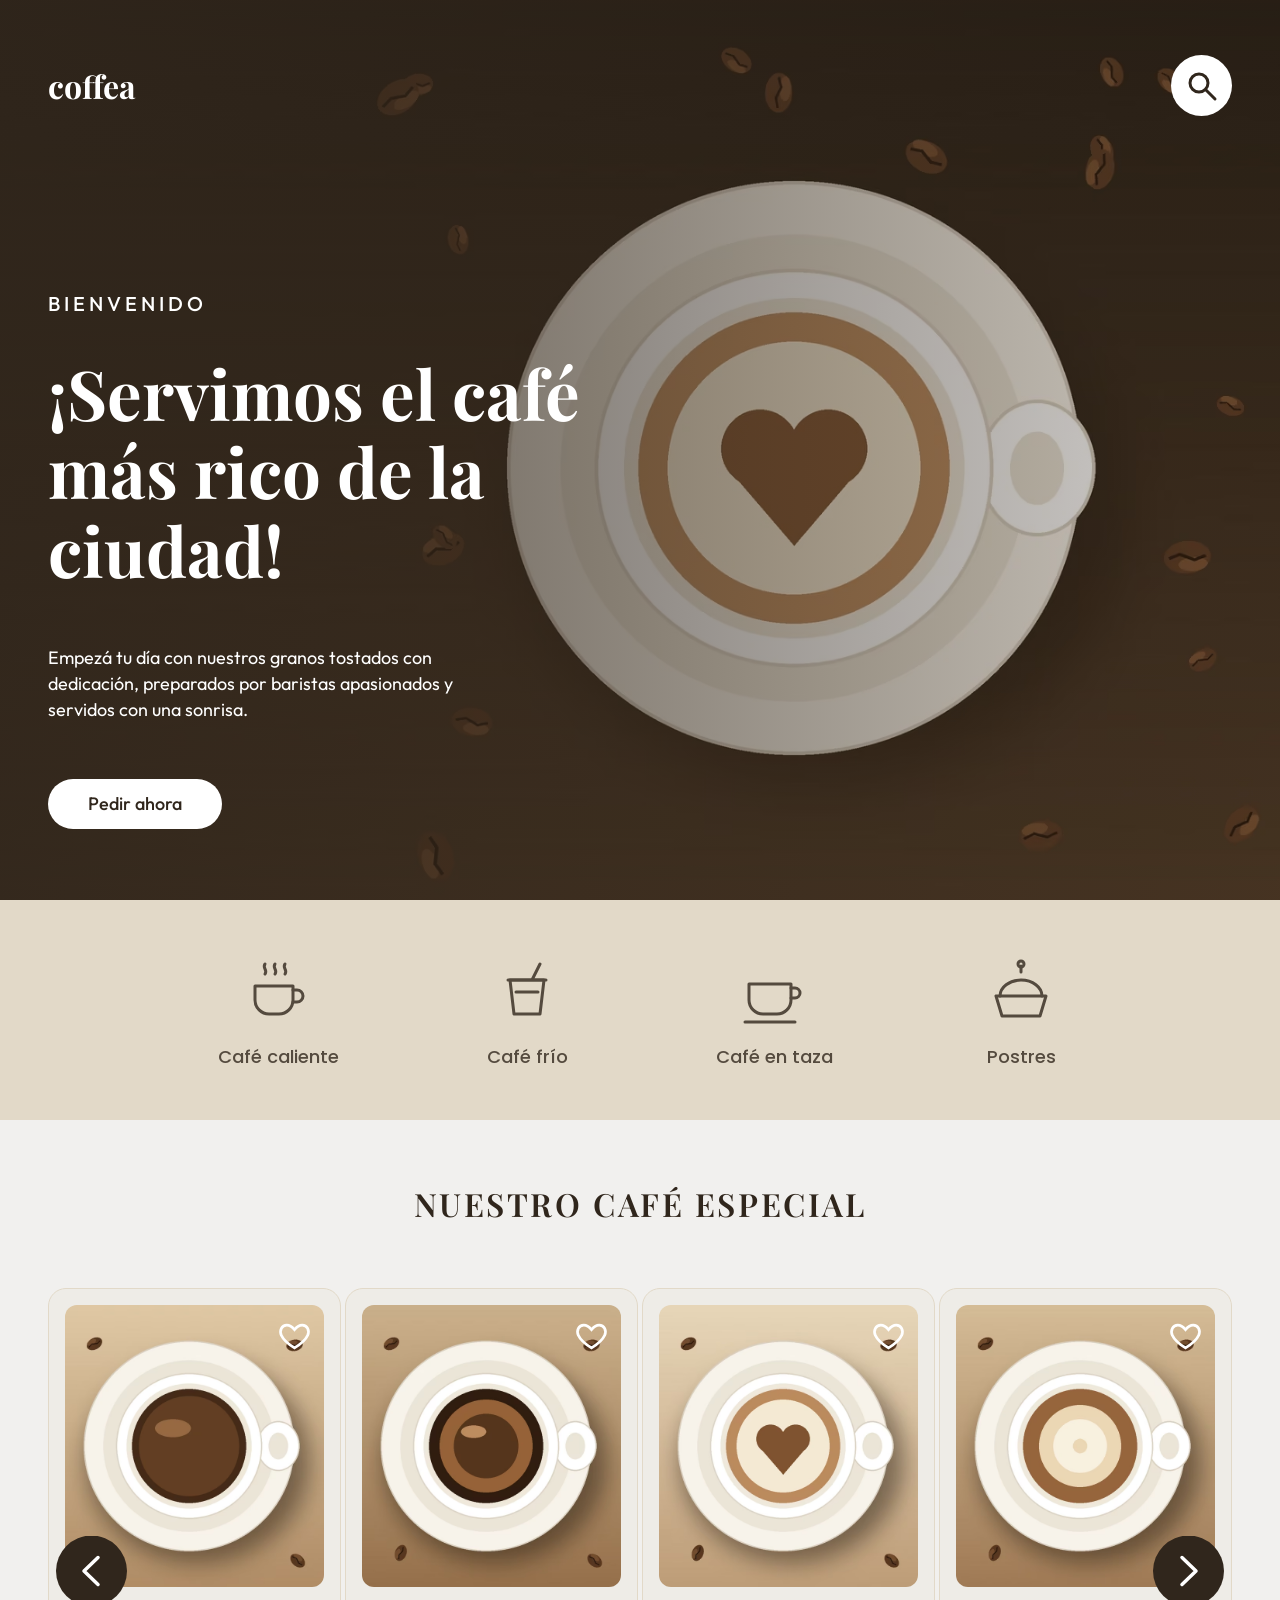
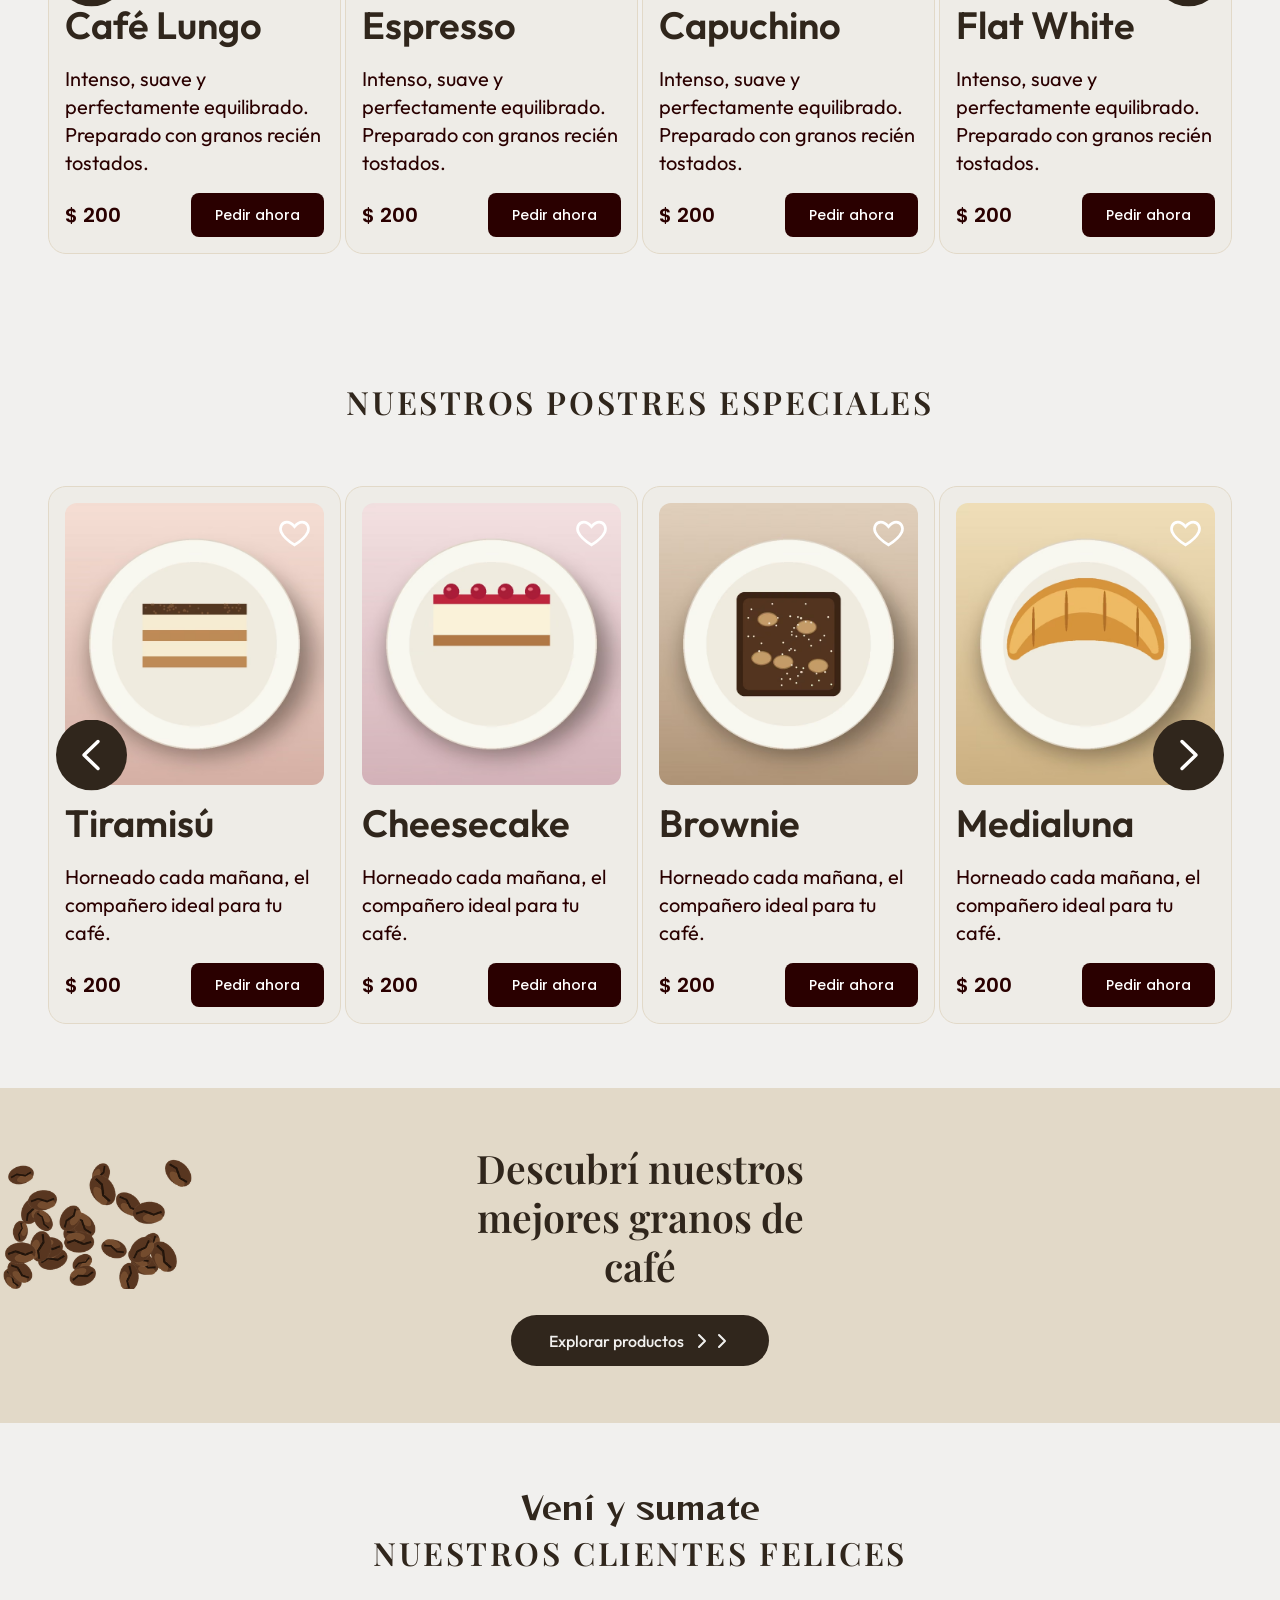
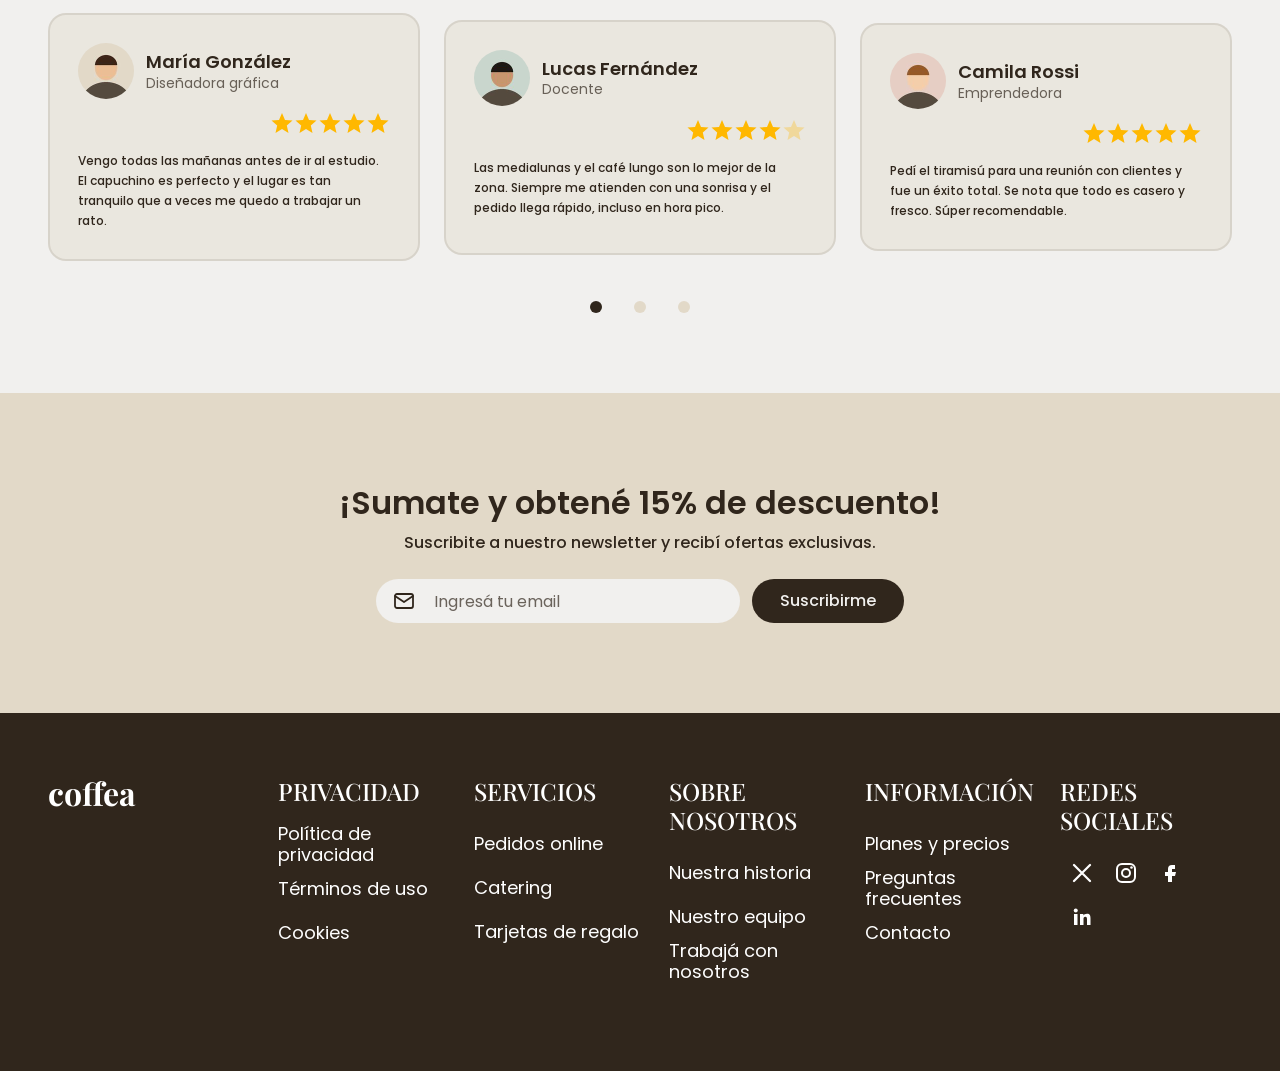
<file: index.html>
<!DOCTYPE html>
<html lang="es">
<head>
  <meta charset="utf-8">
  <meta name="viewport" content="width=device-width, initial-scale=1">
  <title>Coffea | El café más rico de la ciudad</title>
  <meta name="description" content="Coffea es una cafetería con café recién tostado y postres caseros. Pedí ahora y sumate a nuestro newsletter para obtener 15% de descuento.">
  <meta property="og:type" content="website">
  <meta property="og:title" content="Coffea | El café más rico de la ciudad">
  <meta property="og:description" content="Coffea es una cafetería con café recién tostado y postres caseros. Pedí ahora y sumate a nuestro newsletter para obtener 15% de descuento.">
  <meta property="og:image" content="assets/img/hero.jpg">
  <meta name="theme-color" content="#30261C">
  <link rel="icon" href="assets/icons/favicon.svg" type="image/svg+xml">
  <link rel="preconnect" href="https://fonts.googleapis.com">
  <link rel="preconnect" href="https://fonts.gstatic.com" crossorigin>
  <link rel="stylesheet" href="https://fonts.googleapis.com/css2?family=Outfit:wght@400;500;600&amp;family=Playfair+Display:wght@500;600;700&amp;family=Poppins:wght@400;500;600&amp;family=Reggae+One&amp;display=swap">
  <link rel="stylesheet" href="css/main.css">
</head>
<body>
  <a class="skip-link" href="#main">Saltar al contenido</a>
  <header class="header">
    <div class="header__inner">
      <a class="header__logo" href="/">Coffea</a>
      <details class="header__menu">
        <summary class="header__toggle"><span class="visually-hidden">Menú</span><span class="header__burger" aria-hidden="true"></span></summary>
        <nav class="header__nav" aria-label="Principal">
        <ul class="header__list">
          <li class="header__item"><a class="header__link" href="#main">inicio</a></li>
          <li class="header__item"><a class="header__link" href="#coffee-title">café</a></li>
          <li class="header__item"><a class="header__link" href="#dessert-title">panadería</a></li>
          <li class="header__item"><a class="header__link" href="#">tienda</a></li>
          <li class="header__item"><a class="header__link" href="#">nosotros</a></li>
          <li class="header__item"><a class="header__link header__link--strong" href="#">ingresar</a></li>
        </ul>
        </nav>
      </details>
      <button class="header__search" type="button" aria-label="Buscar"><img src="assets/icons/search.svg" alt="" width="61" height="61"></button>
    </div>
  </header>
  <main id="main">
    <section class="hero" aria-labelledby="hero-title">
      <picture class="hero__media">
        <source srcset="assets/img/hero-768.avif 768w, assets/img/hero.avif 1920w" sizes="100vw" type="image/avif">
        <source srcset="assets/img/hero-768.webp 768w, assets/img/hero.webp 1920w" sizes="100vw" type="image/webp">
        <img class="hero__img" src="assets/img/hero.jpg" alt="" width="1920" height="1000" fetchpriority="high" decoding="async">
      </picture>
      <div class="hero__content">
        <p class="hero__eyebrow">BIENVENIDO</p>
        <h1 class="hero__title" id="hero-title">¡Servimos el café más rico de la ciudad!</h1>
        <p class="hero__text">Empezá tu día con nuestros granos tostados con dedicación, preparados por baristas apasionados y servidos con una sonrisa.</p>
        <a class="hero__btn" href="#coffee-title">Pedir ahora</a>
      </div>
    </section>
    <section class="categories" aria-label="Categorías">
      <ul class="categories__list">
        <li class="categories__item"><a class="categories__link" href="#coffee-title"><img class="categories__icon" src="assets/icons/cat-hot.svg" alt="" width="82" height="82"><span class="categories__label">Café caliente</span></a></li>
        <li class="categories__item"><a class="categories__link" href="#coffee-title"><img class="categories__icon" src="assets/icons/cat-cold.svg" alt="" width="82" height="82"><span class="categories__label">Café frío</span></a></li>
        <li class="categories__item"><a class="categories__link" href="#coffee-title"><img class="categories__icon" src="assets/icons/cat-cup.svg" alt="" width="82" height="82"><span class="categories__label">Café en taza</span></a></li>
        <li class="categories__item"><a class="categories__link" href="#dessert-title"><img class="categories__icon" src="assets/icons/cat-dessert.svg" alt="" width="82" height="82"><span class="categories__label">Postres</span></a></li>
      </ul>
    </section>
    <section class="products products--coffee" aria-labelledby="coffee-title">
      <h2 class="products__title" id="coffee-title">NUESTRO CAFÉ ESPECIAL</h2>
      <div class="carousel">
        <a class="carousel__arrow carousel__arrow--prev" href="#coffee-1" aria-label="Café especial: anterior"><img src="assets/icons/arrow.svg" alt="" width="71" height="71"></a>
        <div class="carousel__track">
        <article class="product-card carousel__item" id="coffee-1">
          <div class="product-card__media">
            <picture><source srcset="assets/img/coffee-1.avif" type="image/avif"><source srcset="assets/img/coffee-1.webp" type="image/webp"><img class="product-card__img" src="assets/img/coffee-1.jpg" alt="Taza de café lungo sobre una mesa de madera" width="334" height="364" loading="lazy" decoding="async"></picture>
            <input class="visually-hidden product-card__fav-input" type="checkbox" id="fav-coffee-1">
            <label class="product-card__fav" for="fav-coffee-1"><span class="visually-hidden">Marcar Café Lungo como favorito</span><svg class="product-card__heart" viewBox="0 0 24 24" width="33" height="33" aria-hidden="true" focusable="false"><path d="M12 21s-7.5-4.6-9.6-9.2C.9 8.4 2.7 4.5 6.4 4.5c2.1 0 3.8 1.1 5.6 3.2 1.8-2.1 3.5-3.2 5.6-3.2 3.7 0 5.5 3.900 4 7.300C19.500 16.400 12 21 12 21z"/></svg></label>
          </div>
          <h3 class="product-card__title">Café Lungo</h3>
          <p class="product-card__desc">Intenso, suave y perfectamente equilibrado. Preparado con granos recién tostados.</p>
          <div class="product-card__footer">
            <data class="product-card__price" value="200">$ 200</data>
            <a class="product-card__btn" href="#order">Pedir ahora</a>
          </div>
        </article>
        <article class="product-card carousel__item" id="coffee-2">
          <div class="product-card__media">
            <picture><source srcset="assets/img/coffee-2.avif" type="image/avif"><source srcset="assets/img/coffee-2.webp" type="image/webp"><img class="product-card__img" src="assets/img/coffee-2.jpg" alt="Espresso simple en una taza pequeña" width="334" height="364" loading="lazy" decoding="async"></picture>
            <input class="visually-hidden product-card__fav-input" type="checkbox" id="fav-coffee-2">
            <label class="product-card__fav" for="fav-coffee-2"><span class="visually-hidden">Marcar Espresso como favorito</span><svg class="product-card__heart" viewBox="0 0 24 24" width="33" height="33" aria-hidden="true" focusable="false"><path d="M12 21s-7.5-4.6-9.6-9.2C.9 8.4 2.7 4.5 6.4 4.5c2.1 0 3.8 1.1 5.6 3.2 1.8-2.1 3.5-3.2 5.6-3.2 3.7 0 5.5 3.900 4 7.300C19.500 16.400 12 21 12 21z"/></svg></label>
          </div>
          <h3 class="product-card__title">Espresso</h3>
          <p class="product-card__desc">Intenso, suave y perfectamente equilibrado. Preparado con granos recién tostados.</p>
          <div class="product-card__footer">
            <data class="product-card__price" value="200">$ 200</data>
            <a class="product-card__btn" href="#order">Pedir ahora</a>
          </div>
        </article>
        <article class="product-card carousel__item" id="coffee-3">
          <div class="product-card__media">
            <picture><source srcset="assets/img/coffee-3.avif" type="image/avif"><source srcset="assets/img/coffee-3.webp" type="image/webp"><img class="product-card__img" src="assets/img/coffee-3.jpg" alt="Capuchino con arte en la espuma de leche" width="334" height="364" loading="lazy" decoding="async"></picture>
            <input class="visually-hidden product-card__fav-input" type="checkbox" id="fav-coffee-3">
            <label class="product-card__fav" for="fav-coffee-3"><span class="visually-hidden">Marcar Capuchino como favorito</span><svg class="product-card__heart" viewBox="0 0 24 24" width="33" height="33" aria-hidden="true" focusable="false"><path d="M12 21s-7.5-4.6-9.6-9.2C.9 8.4 2.7 4.5 6.4 4.5c2.1 0 3.8 1.1 5.6 3.2 1.8-2.1 3.5-3.2 5.6-3.2 3.7 0 5.5 3.900 4 7.300C19.500 16.400 12 21 12 21z"/></svg></label>
          </div>
          <h3 class="product-card__title">Capuchino</h3>
          <p class="product-card__desc">Intenso, suave y perfectamente equilibrado. Preparado con granos recién tostados.</p>
          <div class="product-card__footer">
            <data class="product-card__price" value="200">$ 200</data>
            <a class="product-card__btn" href="#order">Pedir ahora</a>
          </div>
        </article>
        <article class="product-card carousel__item" id="coffee-4">
          <div class="product-card__media">
            <picture><source srcset="assets/img/coffee-4.avif" type="image/avif"><source srcset="assets/img/coffee-4.webp" type="image/webp"><img class="product-card__img" src="assets/img/coffee-4.jpg" alt="Flat white servido en taza de cerámica" width="334" height="364" loading="lazy" decoding="async"></picture>
            <input class="visually-hidden product-card__fav-input" type="checkbox" id="fav-coffee-4">
            <label class="product-card__fav" for="fav-coffee-4"><span class="visually-hidden">Marcar Flat White como favorito</span><svg class="product-card__heart" viewBox="0 0 24 24" width="33" height="33" aria-hidden="true" focusable="false"><path d="M12 21s-7.5-4.6-9.6-9.2C.9 8.4 2.7 4.5 6.4 4.5c2.1 0 3.8 1.1 5.6 3.2 1.8-2.1 3.5-3.2 5.6-3.2 3.7 0 5.5 3.900 4 7.300C19.500 16.400 12 21 12 21z"/></svg></label>
          </div>
          <h3 class="product-card__title">Flat White</h3>
          <p class="product-card__desc">Intenso, suave y perfectamente equilibrado. Preparado con granos recién tostados.</p>
          <div class="product-card__footer">
            <data class="product-card__price" value="200">$ 200</data>
            <a class="product-card__btn" href="#order">Pedir ahora</a>
          </div>
        </article>
        </div>
        <a class="carousel__arrow carousel__arrow--next" href="#coffee-4" aria-label="Café especial: siguiente"><img src="assets/icons/arrow.svg" alt="" width="71" height="71"></a>
      </div>
    </section>
    <section class="products products--dessert" aria-labelledby="dessert-title">
      <h2 class="products__title" id="dessert-title">NUESTROS POSTRES ESPECIALES</h2>
      <div class="carousel">
        <a class="carousel__arrow carousel__arrow--prev" href="#dessert-1" aria-label="Postres especiales: anterior"><img src="assets/icons/arrow.svg" alt="" width="71" height="71"></a>
        <div class="carousel__track">
        <article class="product-card carousel__item" id="dessert-1">
          <div class="product-card__media">
            <picture><source srcset="assets/img/dessert-1.avif" type="image/avif"><source srcset="assets/img/dessert-1.webp" type="image/webp"><img class="product-card__img" src="assets/img/dessert-1.jpg" alt="Porción de tiramisú espolvoreado con cacao" width="334" height="364" loading="lazy" decoding="async"></picture>
            <input class="visually-hidden product-card__fav-input" type="checkbox" id="fav-dessert-1">
            <label class="product-card__fav" for="fav-dessert-1"><span class="visually-hidden">Marcar Tiramisú como favorito</span><svg class="product-card__heart" viewBox="0 0 24 24" width="33" height="33" aria-hidden="true" focusable="false"><path d="M12 21s-7.5-4.6-9.6-9.2C.9 8.4 2.7 4.5 6.4 4.5c2.1 0 3.8 1.1 5.6 3.2 1.8-2.1 3.5-3.2 5.6-3.2 3.7 0 5.5 3.900 4 7.300C19.500 16.400 12 21 12 21z"/></svg></label>
          </div>
          <h3 class="product-card__title">Tiramisú</h3>
          <p class="product-card__desc">Horneado cada mañana, el compañero ideal para tu café.</p>
          <div class="product-card__footer">
            <data class="product-card__price" value="200">$ 200</data>
            <a class="product-card__btn" href="#order">Pedir ahora</a>
          </div>
        </article>
        <article class="product-card carousel__item" id="dessert-2">
          <div class="product-card__media">
            <picture><source srcset="assets/img/dessert-2.avif" type="image/avif"><source srcset="assets/img/dessert-2.webp" type="image/webp"><img class="product-card__img" src="assets/img/dessert-2.jpg" alt="Porción de cheesecake con frutos rojos" width="334" height="364" loading="lazy" decoding="async"></picture>
            <input class="visually-hidden product-card__fav-input" type="checkbox" id="fav-dessert-2">
            <label class="product-card__fav" for="fav-dessert-2"><span class="visually-hidden">Marcar Cheesecake como favorito</span><svg class="product-card__heart" viewBox="0 0 24 24" width="33" height="33" aria-hidden="true" focusable="false"><path d="M12 21s-7.5-4.6-9.6-9.2C.9 8.4 2.7 4.5 6.4 4.5c2.1 0 3.8 1.1 5.6 3.2 1.8-2.1 3.5-3.2 5.6-3.2 3.7 0 5.5 3.900 4 7.300C19.500 16.400 12 21 12 21z"/></svg></label>
          </div>
          <h3 class="product-card__title">Cheesecake</h3>
          <p class="product-card__desc">Horneado cada mañana, el compañero ideal para tu café.</p>
          <div class="product-card__footer">
            <data class="product-card__price" value="200">$ 200</data>
            <a class="product-card__btn" href="#order">Pedir ahora</a>
          </div>
        </article>
        <article class="product-card carousel__item" id="dessert-3">
          <div class="product-card__media">
            <picture><source srcset="assets/img/dessert-3.avif" type="image/avif"><source srcset="assets/img/dessert-3.webp" type="image/webp"><img class="product-card__img" src="assets/img/dessert-3.jpg" alt="Brownie de chocolate con nueces" width="334" height="364" loading="lazy" decoding="async"></picture>
            <input class="visually-hidden product-card__fav-input" type="checkbox" id="fav-dessert-3">
            <label class="product-card__fav" for="fav-dessert-3"><span class="visually-hidden">Marcar Brownie como favorito</span><svg class="product-card__heart" viewBox="0 0 24 24" width="33" height="33" aria-hidden="true" focusable="false"><path d="M12 21s-7.5-4.6-9.6-9.2C.9 8.4 2.7 4.5 6.4 4.5c2.1 0 3.8 1.1 5.6 3.2 1.8-2.1 3.5-3.2 5.6-3.2 3.7 0 5.5 3.900 4 7.300C19.500 16.400 12 21 12 21z"/></svg></label>
          </div>
          <h3 class="product-card__title">Brownie</h3>
          <p class="product-card__desc">Horneado cada mañana, el compañero ideal para tu café.</p>
          <div class="product-card__footer">
            <data class="product-card__price" value="200">$ 200</data>
            <a class="product-card__btn" href="#order">Pedir ahora</a>
          </div>
        </article>
        <article class="product-card carousel__item" id="dessert-4">
          <div class="product-card__media">
            <picture><source srcset="assets/img/dessert-4.avif" type="image/avif"><source srcset="assets/img/dessert-4.webp" type="image/webp"><img class="product-card__img" src="assets/img/dessert-4.jpg" alt="Medialuna de manteca dorada" width="334" height="364" loading="lazy" decoding="async"></picture>
            <input class="visually-hidden product-card__fav-input" type="checkbox" id="fav-dessert-4">
            <label class="product-card__fav" for="fav-dessert-4"><span class="visually-hidden">Marcar Medialuna como favorito</span><svg class="product-card__heart" viewBox="0 0 24 24" width="33" height="33" aria-hidden="true" focusable="false"><path d="M12 21s-7.5-4.6-9.6-9.2C.9 8.4 2.7 4.5 6.4 4.5c2.1 0 3.8 1.1 5.6 3.2 1.8-2.1 3.5-3.2 5.6-3.2 3.7 0 5.5 3.900 4 7.300C19.500 16.400 12 21 12 21z"/></svg></label>
          </div>
          <h3 class="product-card__title">Medialuna</h3>
          <p class="product-card__desc">Horneado cada mañana, el compañero ideal para tu café.</p>
          <div class="product-card__footer">
            <data class="product-card__price" value="200">$ 200</data>
            <a class="product-card__btn" href="#order">Pedir ahora</a>
          </div>
        </article>
        </div>
        <a class="carousel__arrow carousel__arrow--next" href="#dessert-4" aria-label="Postres especiales: siguiente"><img src="assets/icons/arrow.svg" alt="" width="71" height="71"></a>
      </div>
    </section>
    <section class="promo" aria-labelledby="promo-title">
      <img class="promo__img promo__img--hand" src="assets/img/promo-hand.png" alt="" width="520" height="335" loading="lazy" decoding="async">
      <div class="promo__content">
        <h2 class="promo__title" id="promo-title">Descubrí nuestros mejores granos de café</h2>
        <a class="promo__btn" href="#coffee-title">Explorar productos <span class="promo__chevrons" aria-hidden="true"><img src="assets/icons/chevron.svg" alt="" width="20" height="20"><img src="assets/icons/chevron.svg" alt="" width="20" height="20"></span></a>
      </div>
      <img class="promo__img promo__img--beans" src="assets/img/promo-beans.png" alt="" width="503" height="335" loading="lazy" decoding="async">
    </section>
    <section class="testimonials" aria-labelledby="testimonials-title">
      <header class="testimonials__header">
        <p class="testimonials__kicker">Vení y sumate</p>
        <h2 class="testimonials__title" id="testimonials-title">NUESTROS CLIENTES FELICES</h2>
      </header>
      <div class="testimonials__track carousel__track">
        <figure class="testimonial-card carousel__item" id="t-1">
          <blockquote class="testimonial-card__quote">
            <p>Vengo todas las mañanas antes de ir al estudio. El capuchino es perfecto y el lugar es tan tranquilo que a veces me quedo a trabajar un rato.</p>
          </blockquote>
          <figcaption class="testimonial-card__author">
            <img class="testimonial-card__avatar" src="assets/img/avatar-1.jpg" alt="" width="56" height="56" loading="lazy" decoding="async">
            <span class="testimonial-card__id"><span class="testimonial-card__name">María González</span><span class="testimonial-card__role">Diseñadora gráfica</span></span>
            <span class="testimonial-card__rating" role="img" aria-label="5 de 5 estrellas"><img src="assets/icons/star.svg" alt="" width="24" height="24"><img src="assets/icons/star.svg" alt="" width="24" height="24"><img src="assets/icons/star.svg" alt="" width="24" height="24"><img src="assets/icons/star.svg" alt="" width="24" height="24"><img src="assets/icons/star.svg" alt="" width="24" height="24"></span>
          </figcaption>
        </figure>
        <figure class="testimonial-card carousel__item testimonial-card--featured" id="t-2">
          <blockquote class="testimonial-card__quote">
            <p>Las medialunas y el café lungo son lo mejor de la zona. Siempre me atienden con una sonrisa y el pedido llega rápido, incluso en hora pico.</p>
          </blockquote>
          <figcaption class="testimonial-card__author">
            <img class="testimonial-card__avatar" src="assets/img/avatar-2.jpg" alt="" width="56" height="56" loading="lazy" decoding="async">
            <span class="testimonial-card__id"><span class="testimonial-card__name">Lucas Fernández</span><span class="testimonial-card__role">Docente</span></span>
            <span class="testimonial-card__rating" role="img" aria-label="4 de 5 estrellas"><img src="assets/icons/star.svg" alt="" width="24" height="24"><img src="assets/icons/star.svg" alt="" width="24" height="24"><img src="assets/icons/star.svg" alt="" width="24" height="24"><img src="assets/icons/star.svg" alt="" width="24" height="24"><img class="testimonial-card__star--off" src="assets/icons/star.svg" alt="" width="24" height="24"></span>
          </figcaption>
        </figure>
        <figure class="testimonial-card carousel__item" id="t-3">
          <blockquote class="testimonial-card__quote">
            <p>Pedí el tiramisú para una reunión con clientes y fue un éxito total. Se nota que todo es casero y fresco. Súper recomendable.</p>
          </blockquote>
          <figcaption class="testimonial-card__author">
            <img class="testimonial-card__avatar" src="assets/img/avatar-3.jpg" alt="" width="56" height="56" loading="lazy" decoding="async">
            <span class="testimonial-card__id"><span class="testimonial-card__name">Camila Rossi</span><span class="testimonial-card__role">Emprendedora</span></span>
            <span class="testimonial-card__rating" role="img" aria-label="5 de 5 estrellas"><img src="assets/icons/star.svg" alt="" width="24" height="24"><img src="assets/icons/star.svg" alt="" width="24" height="24"><img src="assets/icons/star.svg" alt="" width="24" height="24"><img src="assets/icons/star.svg" alt="" width="24" height="24"><img src="assets/icons/star.svg" alt="" width="24" height="24"></span>
          </figcaption>
        </figure>
      </div>
      <nav class="testimonials__pager" aria-label="Testimonios">
        <a class="testimonials__dot" href="#t-1" aria-label="Testimonio 1"></a>
        <a class="testimonials__dot" href="#t-2" aria-label="Testimonio 2"></a>
        <a class="testimonials__dot" href="#t-3" aria-label="Testimonio 3"></a>
      </nav>
    </section>
    <section class="newsletter" aria-labelledby="newsletter-title">
      <img class="newsletter__beans newsletter__beans--left" src="assets/img/newsletter-beans.png" alt="" width="482" height="321" loading="lazy" decoding="async">
      <div class="newsletter__content">
        <h2 class="newsletter__title" id="newsletter-title">¡Sumate y obtené 15% de descuento!</h2>
        <p class="newsletter__text">Suscribite a nuestro newsletter y recibí ofertas exclusivas.</p>
        <form class="newsletter__form" action="#">
          <label class="visually-hidden" for="newsletter-email">Correo electrónico</label>
          <div class="newsletter__field">
            <img class="newsletter__icon" src="assets/icons/mail.svg" alt="" width="24" height="24">
            <input class="newsletter__input" id="newsletter-email" name="email" type="email" required autocomplete="email" placeholder="Ingresá tu email">
          </div>
          <button class="newsletter__btn" type="submit">Suscribirme</button>
        </form>
      </div>
      <img class="newsletter__beans newsletter__beans--right" src="assets/img/newsletter-beans.png" alt="" width="482" height="321" loading="lazy" decoding="async">
    </section>
  </main>
  <footer class="footer">
    <div class="footer__inner">
      <a class="footer__logo" href="/">Coffea</a>
      <nav class="footer__col" aria-labelledby="f-privacy">
        <h3 class="footer__heading" id="f-privacy">PRIVACIDAD</h3>
        <ul class="footer__list">
          <li><a class="footer__link" href="#">Política de privacidad</a></li>
          <li><a class="footer__link" href="#">Términos de uso</a></li>
          <li><a class="footer__link" href="#">Cookies</a></li>
        </ul>
      </nav>
      <nav class="footer__col" aria-labelledby="f-services">
        <h3 class="footer__heading" id="f-services">SERVICIOS</h3>
        <ul class="footer__list">
          <li><a class="footer__link" href="#">Pedidos online</a></li>
          <li><a class="footer__link" href="#">Catering</a></li>
          <li><a class="footer__link" href="#">Tarjetas de regalo</a></li>
        </ul>
      </nav>
      <nav class="footer__col" aria-labelledby="f-about-us">
        <h3 class="footer__heading" id="f-about-us">SOBRE NOSOTROS</h3>
        <ul class="footer__list">
          <li><a class="footer__link" href="#">Nuestra historia</a></li>
          <li><a class="footer__link" href="#">Nuestro equipo</a></li>
          <li><a class="footer__link" href="#">Trabajá con nosotros</a></li>
        </ul>
      </nav>
      <nav class="footer__col" aria-labelledby="f-information">
        <h3 class="footer__heading" id="f-information">INFORMACIÓN</h3>
        <ul class="footer__list">
          <li><a class="footer__link" href="#">Planes y precios</a></li>
          <li><a class="footer__link" href="#">Preguntas frecuentes</a></li>
          <li><a class="footer__link" href="#">Contacto</a></li>
        </ul>
      </nav>
      <div class="footer__col footer__col--social">
        <h3 class="footer__heading" id="f-social">REDES SOCIALES</h3>
        <ul class="footer__social" aria-labelledby="f-social">
          <li><a class="footer__social-link" href="#" aria-label="X (Twitter)"><img src="assets/icons/social-x.svg" alt="" width="24" height="24"></a></li>
          <li><a class="footer__social-link" href="#" aria-label="Instagram"><img src="assets/icons/social-instagram.svg" alt="" width="24" height="24"></a></li>
          <li><a class="footer__social-link" href="#" aria-label="Facebook"><img src="assets/icons/social-facebook.svg" alt="" width="24" height="24"></a></li>
          <li><a class="footer__social-link" href="#" aria-label="LinkedIn"><img src="assets/icons/social-linkedin.svg" alt="" width="24" height="24"></a></li>
        </ul>
      </div>
    </div>
  </footer>
</body>
</html>
</file>
<file: css/main.css>
@layer tokens, base, layout, components, utilities;

@import url("tokens.css") layer(tokens);
@import url("base.css") layer(base);
@import url("layout.css") layer(layout);
@import url("components/header.css") layer(components);
@import url("components/hero.css") layer(components);
@import url("components/categories.css") layer(components);
@import url("components/product-card.css") layer(components);
@import url("components/carousel.css") layer(components);
@import url("components/promo.css") layer(components);
@import url("components/testimonial-card.css") layer(components);
@import url("components/newsletter.css") layer(components);
@import url("components/footer.css") layer(components);
@import url("components/not-found.css") layer(components);
@import url("utilities.css") layer(utilities);
</file>
